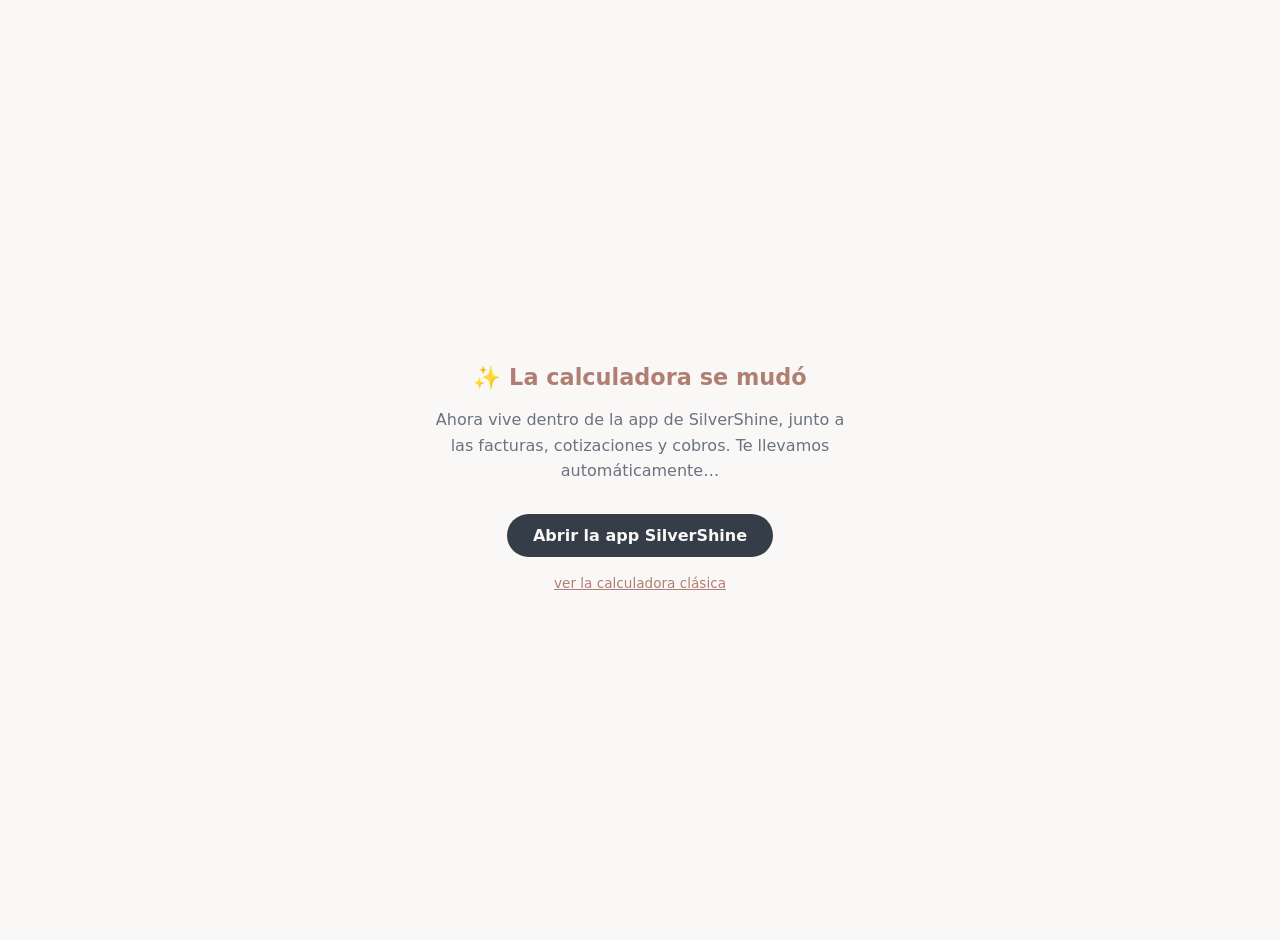
<file: index.html>
<!DOCTYPE html>
<html lang="es">
<head>
<meta charset="UTF-8">
<meta name="viewport" content="width=device-width, initial-scale=1.0">
<title>SilverShine — la calculadora ahora vive en el CRM</title>
<meta name="theme-color" content="#FAF8F6">
<link rel="manifest" href="manifest.json">
<style>
  body{
    font-family:"Segoe UI",system-ui,sans-serif;
    background:#FAF8F6;color:#343D48;
    display:flex;align-items:center;justify-content:center;
    min-height:100vh;margin:0;text-align:center;padding:20px;
  }
  .caja{max-width:420px}
  h1{color:#B07F74;font-size:1.4rem}
  p{color:#6B7280;line-height:1.6}
  a.boton{
    display:inline-block;margin-top:14px;padding:12px 26px;
    background:#343D48;color:#FAF8F6;text-decoration:none;
    border-radius:100px;font-weight:600;
  }
  a.clasica{display:block;margin-top:18px;font-size:.85rem;color:#B07F74}
</style>
</head>
<body>
<div class="caja">
  <h1>✨ La calculadora se mudó</h1>
  <p>Ahora vive dentro de la app de SilverShine, junto a las facturas, cotizaciones y cobros. Te llevamos automáticamente…</p>
  <a class="boton" href="CRM-SilverShine/">Abrir la app SilverShine</a>
  <a class="clasica" href="calculadora-clasica.html">ver la calculadora clásica</a>
</div>
<script>
  // Soltar el service worker viejo y redirigir
  if ('serviceWorker' in navigator) {
    navigator.serviceWorker.getRegistrations().then(rs => rs.forEach(r => r.unregister())).catch(() => {});
  }
  setTimeout(() => { location.href = 'CRM-SilverShine/'; }, 1800);
</script>
</body>
</html>
</file>
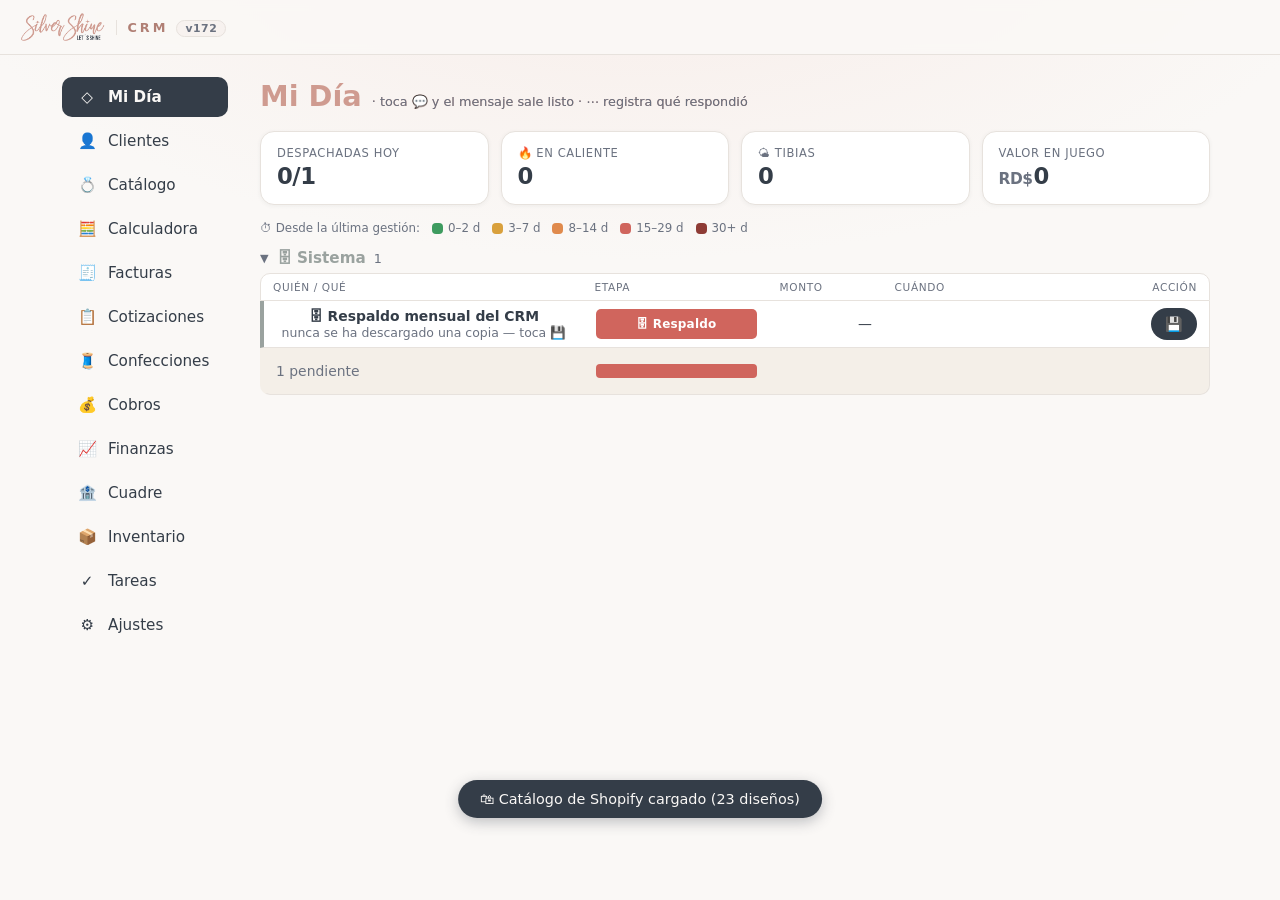
<file: CRM-SilverShine/index.html>
﻿<!DOCTYPE html>
<html lang="es">
<head>
<meta charset="UTF-8">
<meta name="viewport" content="width=device-width, initial-scale=1.0, viewport-fit=cover">
<title>CRM SilverShine</title>
<meta name="theme-color" content="#FAF8F6">
<meta name="apple-mobile-web-app-capable" content="yes">
<meta name="apple-mobile-web-app-title" content="CRM SilverShine">
<link rel="manifest" href="manifest.json">
<link rel="icon" type="image/png" href="icon-192.png">
<link rel="apple-touch-icon" href="icon-192.png">
<link rel="stylesheet" href="css/app.css?v=172">
</head>
<body>

<header class="topbar">
  <img src="logo.png" alt="SilverShine" class="topbar-logo">
  <span class="topbar-title">CRM</span>
</header>

<div class="layout">

  <nav class="sidenav" id="mainNav">
    <button class="nav-btn active" data-view="panel"><span class="nav-ico">◇</span><span>Mi Día</span></button>
    <button class="nav-btn" data-view="clientes"><span class="nav-ico">👤</span><span>Clientes</span></button>
    <button class="nav-btn" data-view="catalogo"><span class="nav-ico">💍</span><span>Catálogo</span></button>
    <button class="nav-btn" data-view="calculadora"><span class="nav-ico">🧮</span><span>Calculadora</span></button>
    <button class="nav-btn" data-view="facturas"><span class="nav-ico">🧾</span><span>Facturas</span></button>
    <button class="nav-btn" data-view="cotizaciones"><span class="nav-ico">📋</span><span>Cotizaciones</span></button>
    <button class="nav-btn" data-view="confecciones"><span class="nav-ico">🧵</span><span>Confecciones</span></button>
    <button class="nav-btn" data-view="cobros"><span class="nav-ico">💰</span><span>Cobros</span></button>
    <button class="nav-btn" data-view="finanzas"><span class="nav-ico">📈</span><span>Finanzas</span></button>
    <button class="nav-btn" data-view="cuadre"><span class="nav-ico">🏦</span><span>Cuadre</span></button>
    <button class="nav-btn" data-view="inventario"><span class="nav-ico">📦</span><span>Inventario</span></button>
    <button class="nav-btn" data-view="tareas"><span class="nav-ico">✓</span><span>Tareas</span></button>
    <button class="nav-btn" data-view="ajustes"><span class="nav-ico">⚙</span><span>Ajustes</span></button>
  </nav>

  <main class="content" id="content">

    <!-- ══════════ MI DÍA ══════════ -->
    <section class="view active" data-view="panel">
      <h1 class="view-title">Mi Día <span class="muted" style="font-size:.8rem;font-weight:400">· toca 💬 y el mensaje sale listo · ⋯ registra qué respondió</span></h1>
      <div class="stat-grid" id="diaStats"></div>
      <div id="leadsDia"></div>
      <div id="colaDia"></div>
    </section>

    <!-- ══════════ CLIENTES ══════════ -->
    <section class="view" data-view="clientes">
      <div class="view-head">
        <h1 class="view-title">Clientes</h1>
        <button class="btn-gold btn-sm" id="btnNuevoCliente">+ Nuevo cliente</button>
      </div>
      <div id="leadsClientes"></div>
      <input type="search" id="buscarCliente" name="f-cli" class="search" autocomplete="off" placeholder="Buscar por nombre o teléfono…">
      <div id="listaClientes" class="list"></div>
    </section>

    <!-- ══════════ CATÁLOGO ══════════ -->
    <section class="view" data-view="catalogo">
      <div class="view-head">
        <h1 class="view-title">Catálogo</h1>
        <button class="btn-gold btn-sm" id="btnNuevoProducto">+ Nuevo producto</button>
      </div>
      <div class="filter-row">
        <input type="search" id="buscarProducto" name="f-prod" class="search" autocomplete="off" placeholder="Buscar producto…">
        <select id="filtroCategoria"><option value="">Todas las categorías</option></select>
      </div>
      <div id="listaProductos" class="prod-grid"></div>
    </section>

    <!-- ══════════ CALCULADORA ══════════ -->
    <section class="view" data-view="calculadora">
      <h1 class="view-title">Calculadora de piezas</h1>

      <div class="card">
        <h2>🪙 Precios del metal</h2>
        <div class="row">
          <div><label>Oro (USD por onza troy)</label><input type="number" id="spot" step="0.01" min="0"></div>
          <div><label>Plata (USD por onza troy)</label><input type="number" id="spotPlata" step="0.01" min="0"></div>
          <div style="flex:0 0 auto;display:flex;align-items:flex-end">
            <button class="btn-gold btn-sm" id="btnFetch">Actualizar en línea</button>
          </div>
        </div>
        <div id="spotStatus" class="estado-linea info">Cargando precios…</div>
        <div class="kilates" id="kilates"></div>
        <div class="row" style="margin-top:16px"><div>
          <label>Ajuste al precio del metal (% merma / manufactura)</label>
          <input type="number" id="ajusteOro" step="0.5" value="0">
        </div></div>
        <div style="border-top:1px dashed var(--border);margin:16px 0 14px"></div>
        <h2>💱 Moneda y tasa de cambio</h2>
        <div class="row">
          <div><label>Moneda de la calculadora</label>
            <select id="monedaVista">
              <option value="PESOS">Pesos</option>
              <option value="USD">Dólares (USD)</option>
            </select></div>
          <div><label>Tipo de peso</label>
            <select id="moneda">
              <option value="DOP">Peso dominicano (DOP)</option>
              <option value="MXN">Peso mexicano (MXN)</option>
              <option value="COP">Peso colombiano (COP)</option>
              <option value="ARS">Peso argentino (ARS)</option>
              <option value="CLP">Peso chileno (CLP)</option>
              <option value="UYU">Peso uruguayo (UYU)</option>
              <option value="PEN">Sol peruano (PEN)</option>
            </select></div>
        </div>
        <div class="row">
          <div><label>Tasa (pesos por 1 USD)</label><input type="number" id="tasa" step="0.01" min="0"></div>
          <div style="flex:0 0 auto;display:flex;align-items:flex-end">
            <button class="btn-gold btn-sm" id="btnFetchTasa">Actualizar en línea</button>
          </div>
        </div>
        <div id="tasaStatus" class="estado-linea info">Cargando tasa…</div>
      </div>

      <div class="card">
        <h2>💍 Datos de la pieza</h2>
        <div class="row"><div>
          <label>Peso (gramos)</label>
          <input type="number" id="peso" step="0.01" min="0" placeholder="Ej: 5.2">
        </div></div>
        <div class="row">
          <div><label>Mano de obra (<span class="lblMon">DOP</span>)</label><input type="number" id="manoObra" step="1" value="0" min="0"></div>
          <div><label>Margen de ganancia (%)</label><input type="number" id="margen" step="1" value="0" min="0"></div>
          <div><label>Descuento (<span class="lblMon">DOP</span>)</label><input type="number" id="descuento" step="1" value="0" min="0"></div>
        </div>
        <p class="muted">El margen se aplica sobre el costo total (metal + piedras + mano de obra).</p>
      </div>

      <div class="card">
        <h2>💎 Precios estándar de piedras (por quilate)</h2>
        <table class="tabla-calc" id="tblPrecios">
          <thead><tr><th>Piedra</th><th style="width:180px">Precio/quilate (<span class="lblMon">DOP</span>)</th><th style="width:50px"></th></tr></thead>
          <tbody></tbody>
        </table>
        <div style="margin-top:12px;display:flex;gap:10px;flex-wrap:wrap">
          <button class="btn-ghost btn-sm" id="btnAddTipo">➕ Agregar otra piedra</button>
          <button class="btn-ghost btn-sm" id="btnResetPiedras">↩ Restaurar por defecto</button>
        </div>
      </div>

      <div class="card">
        <h2>✨ Piedras de esta pieza</h2>
        <table class="tabla-calc apilable" id="tblPiedras">
          <thead><tr><th>Tipo</th><th style="width:140px">Quilates (c/u)</th><th style="width:110px">Cantidad</th><th class="num">Subtotal</th><th style="width:50px"></th></tr></thead>
          <tbody></tbody>
        </table>
        <div style="margin-top:12px">
          <button class="btn-ghost btn-sm" id="btnAddPiedra">➕ Agregar piedra</button>
        </div>
      </div>

      <div class="card resultado-calc">
        <h2>🧾 Precio de la pieza</h2>
        <div class="lines">
          <div class="line"><span><span id="rMetalNombre">Oro</span> (<span id="rKt">14k</span> × <span id="rPeso">0</span> g × <span id="rGramo">0</span>/g)</span><span class="num" id="rOro">0.00</span></div>
          <div class="line"><span>Piedras</span><span class="num" id="rPiedras">0.00</span></div>
          <div class="line"><span>Mano de obra</span><span class="num" id="rMano">0.00</span></div>
          <div class="line"><span>Costo total</span><span class="num" id="rCosto">0.00</span></div>
          <div class="line"><span>Ganancia (<span id="rMargenPct">0</span>%)</span><span class="num" id="rGanancia">0.00</span></div>
          <div class="line" id="lineaDescuento" style="display:none"><span>Descuento</span><span class="num rojo" id="rDescuento">0.00</span></div>
        </div>
        <div class="total-calc"><span>PRECIO DE VENTA</span><span class="amount" id="rTotal">0.00</span></div>
        <div class="total-calc eq"><span>EQUIVALENTE (<span id="rEqLabel">USD</span>)</span><span class="amount" id="rTotalEq">0.00</span></div>
        <div class="ganancia-box"><span>💰 TU GANANCIA (<span id="gPct">0</span>%)</span><span class="g-amount" id="gGanancia">0.00</span></div>
        <div class="row" style="margin-top:16px">
          <button class="btn-gold btn-block" id="btnPasarFactura">🧾 Pasar a factura</button>
          <button class="btn-gold btn-block" id="btnPasarCot">📋 Pasar a cotización</button>
        </div>
      </div>

      <div class="card">
        <h2>🎯 Qué tan certera está</h2>
        <div id="calcPrecision"></div>
      </div>
    </section>

    <!-- ══════════ MÓDULOS FUTUROS ══════════ -->
    <section class="view" data-view="facturas">
      <div class="view-head">
        <h1 class="view-title">Facturas</h1>
        <button class="btn-gold btn-sm" id="btnNuevaFactura">+ Nueva factura</button>
      </div>
      <div class="stat-grid" id="factResumen"></div>
      <div class="filter-row">
        <input type="search" id="buscarFactura" name="f-fac" class="search" autocomplete="off" placeholder="Buscar por número o cliente…">
        <select id="filtroEstadoFact">
          <option value="">Todas</option>
          <option value="pendiente">Pendientes</option>
          <option value="pagada">Pagadas</option>
          <option value="anulada">Anuladas</option>
        </select>
      </div>
      <div id="listaFacturas" class="list"></div>
    </section>
    <section class="view" data-view="cotizaciones">
      <div class="view-head">
        <h1 class="view-title">Cotizaciones</h1>
        <button class="btn-gold btn-sm" id="btnNuevaCot">+ Nueva cotización</button>
      </div>
      <div class="stat-grid" id="cotResumen"></div>
      <div id="cotConversion"></div>
      <div class="filter-row">
        <input type="search" id="buscarCot" name="f-cot" class="search" autocomplete="off" placeholder="Buscar por número o cliente…">
        <select id="filtroEstadoCot">
          <option value="">Activas</option>
          <option value="enviada">Enviadas</option>
          <option value="aceptada">Aceptadas</option>
          <option value="rechazada">Rechazadas</option>
          <option value="vencida">Vencidas</option>
        </select>
      </div>
      <div id="listaCotizaciones" class="list"></div>
    </section>

    <!-- ══════════ CONFECCIONES — 🔨 TALLER RD (Rubén) ══════════ -->
    <section class="view" data-view="confecciones">
      <div class="view-head">
        <h1 class="view-title">Confecciones</h1>
        <a class="btn-ghost btn-sm" href="../taller/" target="_blank" rel="noopener" style="text-decoration:none;display:inline-block">🇨🇳 Tonglin ↗</a>
        <button class="btn-gold btn-sm" id="btnTallerRDNueva">＋ Nueva orden a Rubén</button>
      </div>
      <div id="tallerRDvista"><div class="empty"><span>🔨</span>Cargando el taller…</div></div>
    </section>

    <section class="view" data-view="cobros">
      <h1 class="view-title">Cobros</h1>
      <div class="chips" id="cobrosTabs"></div>
      <div class="stat-grid" id="cobrosResumen"></div>
      <h3 class="sub-h" style="margin-top:4px" id="cobrosAgingTitulo">Antigüedad de la deuda</h3>
      <div class="stat-grid" id="cobrosAging"></div>
      <div id="listaCobros" class="list"></div>
    </section>

    <!-- ══════════ FINANZAS ══════════ -->
    <section class="view" data-view="finanzas">
      <h1 class="view-title">Finanzas</h1>
      <div id="finSemana"></div>
      <div class="filter-row">
        <select id="finPeriodo">
          <option value="mes">Este mes</option>
          <option value="mesPasado">Mes pasado</option>
          <option value="trimestre">Este trimestre</option>
          <option value="semestre">Este semestre</option>
          <option value="ano">Este año</option>
          <option value="anoPasado">Año pasado</option>
          <option value="todo">Todo el histórico</option>
          <option value="custom">Rango personalizado…</option>
        </select>
        <button class="btn-ghost btn-sm" id="btnEstimarCostos" title="Pone costo estimado a las facturas de plata (RD$15,000 o menos) que no tengan costo">🪄 Estimar costos de plata</button>
        <button class="btn-ghost btn-sm" id="btnCuadreQB" title="Compara las facturas de este dispositivo contra el export de QuickBooks (corte 27 jul 2026) y muestra qué falta, qué está anulada y qué es nuevo">🔍 Cuadre QuickBooks</button>
      </div>
      <div class="row" id="finCustom" hidden>
        <div><label>Desde</label><input type="date" id="finDesde"></div>
        <div><label>Hasta</label><input type="date" id="finHasta"></div>
      </div>
      <div class="stat-grid" id="finStats"></div>
      <p class="muted" id="finNota" style="margin-bottom:14px"></p>
      <div class="card" id="finMeter" hidden></div>
      <div class="fin-charts" id="finCharts"></div>
      <div class="card">
        <h2>Facturas del período</h2>
        <div id="finLista" class="list"></div>
      </div>
      <div class="card" id="finReportes">
        <h2>📤 Reportes para el contador <span class="muted" style="text-transform:none;letter-spacing:0;font-size:.8rem">· del período elegido arriba</span></h2>
        <div class="row" style="align-items:center;margin-bottom:8px">
          <span style="flex:1">🧾 Ventas (facturas con NCF e ITBIS)</span>
          <button class="btn-ghost btn-sm" data-rep="ventas-imp">🖨 Imprimir</button>
          <button class="btn-ghost btn-sm" data-rep="ventas-pdf">📄 PDF</button>
          <button class="btn-ghost btn-sm" data-rep="ventas-csv">📥 Excel</button>
        </div>
        <div class="row" style="align-items:center;margin-bottom:8px">
          <span style="flex:1">💵 Cobros (pagos recibidos)</span>
          <button class="btn-ghost btn-sm" data-rep="cobros-imp">🖨 Imprimir</button>
          <button class="btn-ghost btn-sm" data-rep="cobros-pdf">📄 PDF</button>
          <button class="btn-ghost btn-sm" data-rep="cobros-csv">📥 Excel</button>
        </div>
        <div class="row" style="align-items:center">
          <span style="flex:1">💸 Gastos (con ganancia bruta y neta)</span>
          <button class="btn-ghost btn-sm" data-rep="gastos-imp">🖨 Imprimir</button>
          <button class="btn-ghost btn-sm" data-rep="gastos-pdf">📄 PDF</button>
          <button class="btn-ghost btn-sm" data-rep="gastos-csv">📥 Excel</button>
        </div>
      </div>
    </section>

    <!-- ══════════ CUADRE (caja y bancos) ══════════ -->
    <section class="view" data-view="cuadre">
      <h1 class="view-title">Cuadre de caja y bancos</h1>
      <div class="stat-grid" id="cuadreStats"></div>
      <div id="cuadreGrupos"></div>
      <div class="card">
        <h2>Últimos movimientos</h2>
        <div id="cuadreMovs"></div>
      </div>
      <div id="cuadreReportes"></div>
    </section>

    <!-- ══════════ INVENTARIO ══════════ -->
    <section class="view" data-view="inventario">
      <div class="view-head">
        <h1 class="view-title">Inventario</h1>
        <button class="btn-gold btn-sm" id="btnNuevoInv">➕ Nueva ficha</button>
      </div>
      <div class="chips" id="invTabs" style="margin-bottom:10px"></div>
      <div class="stat-grid" id="invResumen"></div>
      <input type="search" id="buscarInv" name="f-inv" class="search" autocomplete="off" placeholder="🔍 Buscar por pieza o código…">
      <div class="chips" id="invMetales" style="margin:8px 0 6px"></div>
      <div class="chips" id="invTallas" style="margin:0 0 12px"></div>
      <div id="invCont" class="list"></div>
    </section>

    <section class="view" data-view="tareas">
      <div class="view-head">
        <h1 class="view-title">Tareas</h1>
        <div style="display:flex;gap:8px">
          <button class="btn-ghost btn-sm" id="btnTareaVoz">🎤 Dictar</button>
          <button class="btn-gold btn-sm" id="btnNuevaTarea">+ Nueva tarea</button>
        </div>
      </div>
      <div id="listaTareas" class="list"></div>
    </section>

    <!-- ══════════ AJUSTES ══════════ -->
    <section class="view" data-view="ajustes">
      <h1 class="view-title">Ajustes</h1>
      <div class="card">
        <h2>🤖 Inteligencia artificial</h2>
        <p class="muted" style="margin-bottom:12px">Habilita <b>📸 Foto a gasto</b> en el Cuadre: le tiras foto a una factura y la IA la convierte en gasto.
          Crea una clave en <b>console.anthropic.com</b> (API keys) y pégala aquí — se guarda <b>solo en este dispositivo</b>, nunca en la nube. Cada foto cuesta centavos.</p>
        <div class="row" style="align-items:flex-end">
          <div><label>Clave de la API de Anthropic</label><input type="password" id="iaKey" placeholder="sk-ant-…" autocomplete="off"></div>
          <div style="flex:0 0 auto"><button type="button" class="btn-gold btn-sm" id="btnIaKey">Guardar</button></div>
        </div>
        <p class="muted" id="iaKeyEstado" style="margin-top:6px"></p>
      </div>
      <div class="card">
        <h2>🏢 Empresa y factura</h2>
        <form id="formEmpresa">
          <div class="row">
            <div><label>Nombre comercial</label><input name="nombre"></div>
            <div><label>Razón social (va en la factura)</label><input name="razon"></div>
          </div>
          <div class="row">
            <div><label>RNC</label><input name="rnc"></div>
            <div><label>Quien saluda en los mensajes</label><input name="vendedor" placeholder="Ej: José"></div>
          </div>
          <div class="row"><div>
            <label>🎁 Incentivo del 3er toque de seguimiento (opcional — se ofrece si el cliente aparta antes del vencimiento)</label>
            <input name="incentivo" placeholder="Ej: 5% de descuento · el grabado gratis · envío incluido">
          </div></div>
          <div class="row"><div>
            <label>Dirección</label><input name="direccion" placeholder="Calle, sector, ciudad">
          </div></div>
          <div class="row">
            <div><label>Teléfono</label><input name="telefono"></div>
            <div><label>Correo</label><input name="correo"></div>
          </div>
          <div class="row"><div>
            <label>Página web</label><input name="web">
          </div></div>
          <div class="row"><div>
            <label>Garantía y política de cambios (se imprime en la factura)</label>
            <textarea name="garantia" style="min-height:120px"></textarea>
          </div></div>
          <div class="row"><div>
            <label>Pie de página de la factura</label>
            <input name="pie">
          </div></div>
          <div class="row"><div>
            <label>Cuentas bancarias (NO se imprimen — van en los mensajes de WhatsApp y correo)</label>
            <textarea name="cuentas" style="min-height:150px"></textarea>
          </div></div>
          <button type="submit" class="btn-gold">💾 Guardar</button>
        </form>
      </div>
      <div class="card">
        <h2>☁️ Nube (Supabase)</h2>
        <div id="nubeEstado" class="muted" style="margin-bottom:12px"></div>
        <form id="formNube" autocomplete="off">
          <div class="row">
            <div><label>URL del proyecto</label><input name="url" placeholder="https://xxxx.supabase.co"></div>
            <div><label>Clave anon / public</label><input name="anonKey" placeholder="eyJhbGciOi…"></div>
          </div>
          <div class="row">
            <div><label>Correo</label><input name="email" type="email" autocomplete="off"></div>
            <div><label>Clave de usuario</label><input name="password" type="password" autocomplete="new-password"></div>
          </div>
          <div class="row">
            <button type="submit" class="btn-gold">🔗 Conectar</button>
            <button type="button" class="btn-danger" id="btnDesconectar" hidden>Desconectar</button>
          </div>
        </form>
        <div id="zonaReparar" hidden style="margin-top:12px;border-top:1px dashed var(--border);padding-top:12px">
          <button type="button" class="btn-gold" id="btnDescargarNube">⬇ Descargar todo de la nube</button>
          <p class="muted" style="margin:8px 0 14px">Trae a este dispositivo todo lo que hay en la nube (reemplaza lo local).</p>
          <button type="button" class="btn-gold" id="btnEnlaceMovil">📲 Enlace para conectar el celular</button>
          <p class="muted" style="margin:8px 0 14px">Genera un enlace con la conexión ya puesta: ábrelo en el celular, escribe tu clave y listo.</p>
          <button type="button" class="btn-ghost" id="btnRepararNube">🛠 Reparar nube (subir los datos de ESTE dispositivo)</button>
          <p class="muted" style="margin-top:8px">Borra todo lo que hay en la nube y sube lo que ves en esta app. Úsalo cuando la nube tenga datos incorrectos.</p>
        </div>
        <p class="muted" style="margin-top:10px">Guía completa en <b>SETUP-SUPABASE.md</b> (en la carpeta de la app).</p>
      </div>
      <div id="usuariosCRM"></div>
      <div id="auditoriaCRM"></div>
      <div class="card">
        <h2>📣 Meta · anuncios de WhatsApp</h2>
        <p class="muted" style="margin-bottom:12px">Los leads que capta el agente de WhatsApp llegan a la nube y se muestran en Mi Día y Clientes. Al <b>calificar</b> un lead se reporta a Meta como <b>Lead</b>; al <b>pagarse</b> una factura nacida de un lead se reporta como <b>Purchase</b> con su monto — así los anuncios optimizan por compradores, no por curiosos. Todo corre en Supabase, sin depender de que la app esté abierta; <b>ningún token de Meta vive en este dispositivo</b>.</p>
        <div id="metaEstado" class="muted" style="margin-bottom:12px"></div>
        <div class="row">
          <button type="button" class="btn-gold btn-sm" id="btnMetaPing">🔌 Probar conexión con Meta</button>
          <button type="button" class="btn-ghost btn-sm" id="btnMetaEventos">📜 Últimos eventos enviados</button>
        </div>
        <div id="metaEventos" style="margin-top:12px"></div>
        <p class="muted" style="margin-top:10px">Guía de instalación en <b>SETUP-META-CAPI.md</b> (carpeta de la app).</p>
      </div>
      <div class="card">
        <h2>Datos</h2>
        <p class="muted" style="margin-bottom:12px">Por ahora los datos se guardan en este dispositivo. En la fase de nube se sincronizarán entre PC y celular.</p>
        <div class="row">
          <button class="btn-gold" id="btnExportar">⬇ Exportar respaldo</button>
          <button class="btn-ghost" id="btnImportar">⬆ Importar respaldo</button>
          <button class="btn-ghost" id="btnDupNums">🔢 Números duplicados</button>
          <input type="file" id="fileImportar" accept=".json" hidden>
        </div>
      </div>
      <div class="card">
        <h2>🛍 Catálogo de Shopify</h2>
        <p class="muted" style="margin-bottom:12px">Recarga el catálogo con los productos y precios publicados en silvershine.com.do (agrupados por diseño, con sus opciones). Reemplaza el catálogo actual.</p>
        <button class="btn-gold" id="btnCargarCatalogo">🔄 Recargar catálogo</button>
      </div>
      <div class="card">
        <h2>QuickBooks</h2>
        <p class="muted" style="margin-bottom:12px">Carga el histórico exportado de QuickBooks: clientes, facturas, pagos y cotizaciones. Reemplaza los datos actuales de este dispositivo.</p>
        <button class="btn-gold" id="btnCargarQB">📥 Cargar datos de QuickBooks</button>
      </div>
      <div class="card">
        <h2>Acerca de</h2>
        <p class="muted">CRM SilverShine · Fase 1<br>silvershine.com.do</p>
      </div>
    </section>

  </main>
</div>

<!-- Modal genérico -->
<div class="modal-bg" id="modalBg" hidden>
  <div class="modal" id="modal" role="dialog" aria-modal="true">
    <div class="modal-head">
      <h2 id="modalTitle"></h2>
      <button class="btn-x" id="modalClose">✕</button>
    </div>
    <div class="modal-body" id="modalBody"></div>
  </div>
</div>

<div id="toast" class="toast" hidden></div>

<!-- Área de impresión de facturas -->
<div id="printArea"></div>

<script src="js/jspdf.min.js"></script>
<script src="js/pdf.js?v=172"></script>
<script src="js/reportes.js?v=172"></script>
<script src="js/db.js?v=172"></script>
<script src="js/sync.js?v=172"></script>
<script src="js/ui.js?v=172"></script>
<script src="js/clientes.js?v=172"></script>
<script src="js/catalogo.js?v=172"></script>
<script src="js/calculadora.js?v=172"></script>
<script src="js/facturas.js?v=172"></script>
<script src="js/cotizaciones.js?v=172"></script>
<script src="js/confecciones.js?v=172"></script>
<script src="js/taller-rd.js?v=172"></script>
<script src="js/usuarios.js?v=172"></script>
<script src="js/cobros.js?v=172"></script>
<script src="js/finanzas.js?v=172"></script>
<script src="js/caja.js?v=172"></script>
<script src="js/inventario.js?v=172"></script>
<script src="js/tareas.js?v=172"></script>
<script src="js/leads.js?v=172"></script>
<script src="js/app.js?v=172"></script>
</body>
</html>
</file>
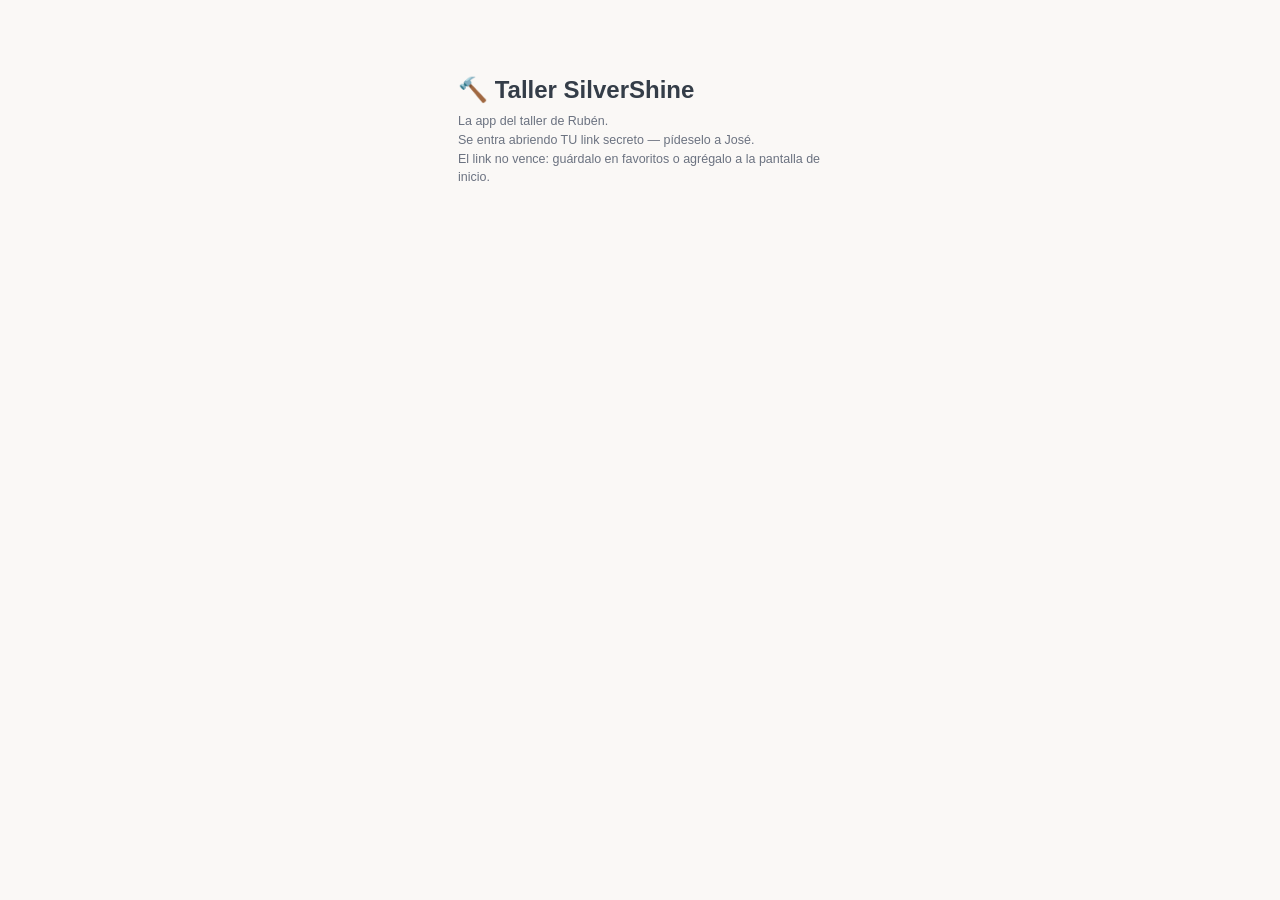
<file: taller-rd/index.html>
<!DOCTYPE html>
<html lang="es">
<head>
  <meta charset="UTF-8">
  <meta name="viewport" content="width=device-width, initial-scale=1, viewport-fit=cover">
  <meta name="theme-color" content="#2456A6">
  <title>Taller SilverShine</title>
  <link rel="manifest" href="manifest.json">
  <link rel="icon" href="../CRM-SilverShine/icon-192.png">
  <link rel="apple-touch-icon" href="../CRM-SilverShine/icon-192.png">
  <link rel="stylesheet" href="../taller/css/taller.css?v=15">
</head>
<body class="rol-rd">
  <div id="app">
    <div class="vacio" style="padding-top:30vh"><span>🔨</span>…</div>
  </div>
  <script src="../taller/js/i18n.js?v=63"></script>
  <script src="../taller/js/nube.js?v=63"></script>
  <script src="../taller/js/app.js?v=63"></script>
</body>
</html>
</file>
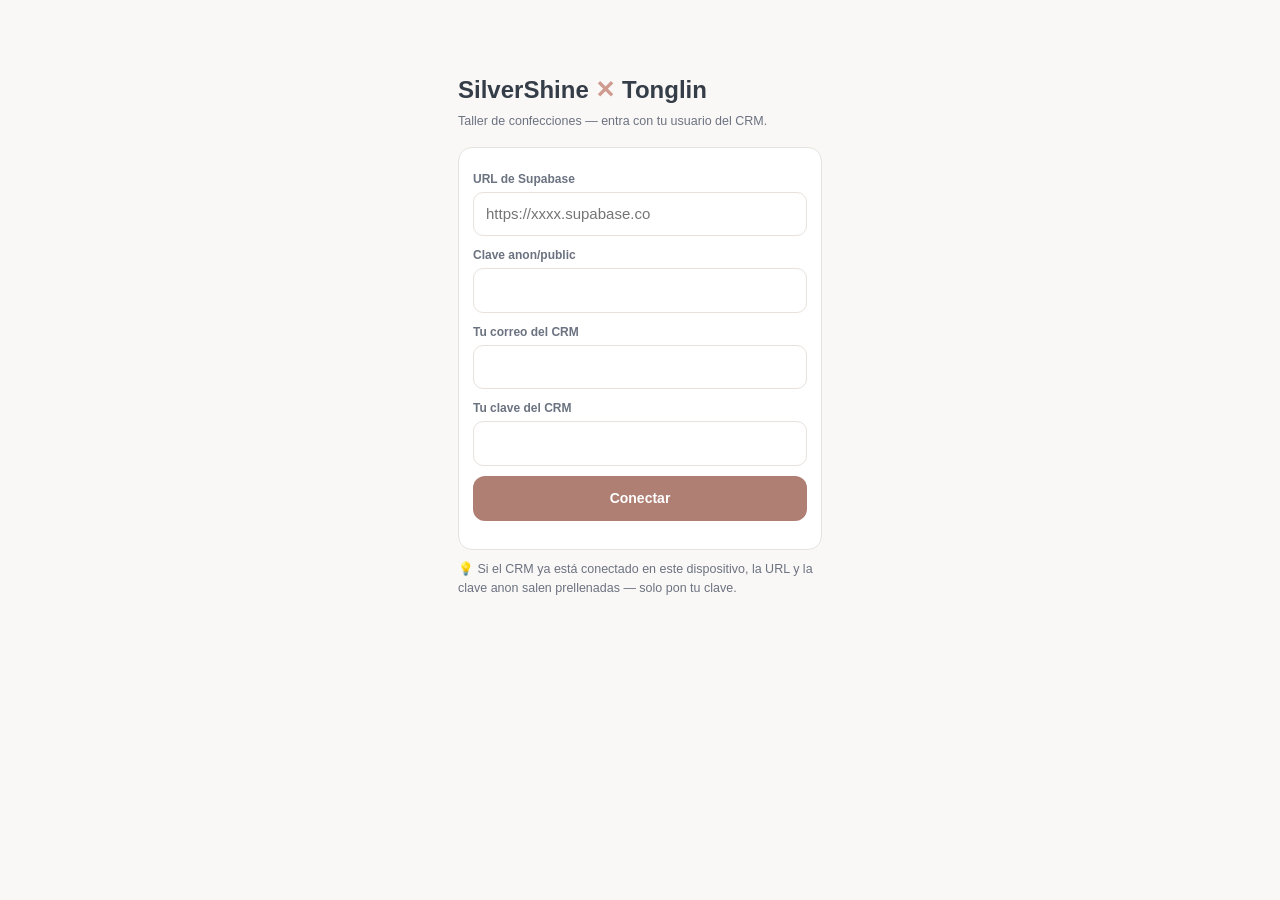
<file: taller/index.html>
<!DOCTYPE html>
<html lang="es">
<head>
  <meta charset="UTF-8">
  <meta name="viewport" content="width=device-width, initial-scale=1, viewport-fit=cover">
  <meta name="theme-color" content="#B07F74">
  <title>Taller — SilverShine ✕ Tonglin</title>
  <link rel="manifest" href="manifest.json">
  <link rel="icon" href="../CRM-SilverShine/icon-192.png">
  <link rel="apple-touch-icon" href="../CRM-SilverShine/icon-192.png">
  <link rel="stylesheet" href="css/taller.css?v=15">
</head>
<body>
  <div id="app">
    <div class="vacio" style="padding-top:30vh"><span>🧵</span>…</div>
  </div>
  <script src="js/i18n.js?v=63"></script>
  <script src="js/nube.js?v=63"></script>
  <script src="js/app.js?v=63"></script>
</body>
</html>
</file>
<file: CRM-SilverShine/css/app.css>
:root{
  /* Paleta SilverShine (silvershine.com.do) — misma de la calculadora */
  --bg:#FAF8F6;          /* ss-canvas */
  --panel:#FFFFFF;       /* ss-white */
  --panel2:#F7F2EF;
  --border:#E7E2DD;      /* ss-line */
  --gold:#CF9B90;        /* ss-rose (acento) */
  --gold-bright:#B07F74; /* ss-rose-700 */
  --rose-soft:#F7ECE8;   /* ss-rose-100 */
  --slate:#343D48;       /* ss-slate */
  --text:#343D48;
  --muted:#6B7280;       /* ss-text-2 */
  --green:#2e7d32;
  --red:#bb171b;
  --radius:14px;
  --nav-h:62px;
}
*{box-sizing:border-box;margin:0;padding:0}
html{-webkit-text-size-adjust:100%}
body{
  font-family:"Segoe UI",system-ui,sans-serif;
  background:radial-gradient(1200px 600px at 50% -100px,var(--rose-soft) 0%,var(--bg) 60%);
  color:var(--text);
  min-height:100vh;
}

/* ── Barra superior ── */
.topbar{
  display:flex;align-items:center;gap:10px;
  padding:10px 18px;
  background:rgba(250,248,246,.92);backdrop-filter:blur(6px);
  border-bottom:1px solid var(--border);
  position:sticky;top:0;z-index:40;
}
.topbar-logo{height:34px;width:auto}
.topbar-title{
  font-weight:600;letter-spacing:3px;font-size:.8rem;
  color:var(--gold-bright);text-transform:uppercase;
  border-left:1px solid var(--border);padding-left:10px;
}
.topbar-ver{
  margin-left:8px;font-size:.68rem;letter-spacing:.5px;
  color:var(--muted);text-transform:lowercase;font-weight:600;
  background:var(--panel2);border:1px solid var(--border);
  border-radius:100px;padding:1px 8px;vertical-align:middle;
}

/* ── Layout ── */
.layout{display:flex;max-width:1180px;margin:0 auto;min-height:calc(100vh - 55px)}
.sidenav{
  width:190px;flex:0 0 auto;
  padding:22px 12px;
  display:flex;flex-direction:column;gap:4px;
}
.nav-btn{
  display:flex;align-items:center;gap:10px;
  font:inherit;font-size:.95rem;color:var(--text);
  background:transparent;border:none;border-radius:10px;
  padding:11px 14px;cursor:pointer;text-align:left;
  transition:background .15s;
}
.nav-btn:hover{background:var(--rose-soft)}
.nav-btn.active{background:var(--slate);color:#FAF8F6;font-weight:600}
.nav-ico{width:22px;text-align:center;flex:0 0 auto}
.content{flex:1;min-width:0;padding:24px 20px 90px}

/* ── Vistas ── */
.view{display:none}
.view.active{display:block;animation:fade .18s ease}
@keyframes fade{from{opacity:0;transform:translateY(4px)}to{opacity:1;transform:none}}
.view-title{
  font-size:clamp(1.35rem,3vw,1.8rem);margin-bottom:18px;
  background:linear-gradient(120deg,var(--gold) 20%,var(--gold-bright) 60%);
  -webkit-background-clip:text;background-clip:text;color:transparent;
}
/* En el móvil los botones bajan a su propia línea en vez de partirse
   en varias líneas y estripar el título (Confecciones tiene 3) */
.view-head{display:flex;align-items:center;justify-content:space-between;gap:8px 12px;margin-bottom:18px;flex-wrap:wrap}
.view-head .view-title{margin-bottom:0;flex:1 1 auto}
.view-head .btn-sm{white-space:nowrap}

/* ── Tarjetas ── */
.card{
  background:var(--panel);
  border:1px solid var(--border);
  border-radius:var(--radius);
  padding:20px;
  box-shadow:0 1px 4px rgba(52,61,72,.06);
  margin-bottom:16px;
}
.card h2{
  font-size:1rem;color:var(--gold-bright);
  margin-bottom:10px;
  text-transform:uppercase;letter-spacing:1px;font-weight:600;
}
.card.pronto{text-align:center;padding:44px 20px}
.card.pronto span{font-size:2.2rem;display:block;margin-bottom:10px}
.muted{color:var(--muted);font-size:.92rem;line-height:1.5}

/* ── Panel: estadísticas ──
   La etiqueta va arriba y el número abajo; el número NUNCA se parte:
   statTile() le pone n-md / n-sm según el largo para que quepa entero. */
.stat-grid{display:grid;grid-template-columns:repeat(auto-fit,minmax(160px,1fr));gap:12px;margin-bottom:16px}
.stat{
  background:var(--panel);border:1px solid var(--border);border-radius:var(--radius);
  padding:14px 16px;box-shadow:0 1px 4px rgba(52,61,72,.06);
  display:flex;flex-direction:column-reverse;justify-content:flex-end;gap:3px;
}
.stat .n{
  font-size:1.42rem;font-weight:700;color:var(--slate);
  white-space:nowrap;line-height:1.2;letter-spacing:-.02em;
}
.stat .n.n-md{font-size:1.2rem}
.stat .n.n-sm{font-size:1.02rem}
.stat .n .cur{font-size:.68em;font-weight:600;color:var(--muted);margin-right:1px}
.stat .n.verde{color:var(--green)}
.stat .n.rojo{color:var(--red)}
.stat .l{font-size:.72rem;color:var(--muted);text-transform:uppercase;letter-spacing:.6px}
.stat-hero{grid-column:span 2;border-color:var(--gold);background:linear-gradient(160deg,#FFFFFF,var(--rose-soft))}
.stat-hero .n{font-size:1.8rem}
.stat-hero .n.n-md{font-size:1.55rem}
.stat-hero .n.n-sm{font-size:1.3rem}

/* ── Formularios ── */
label{display:block;font-size:.85rem;color:var(--muted);margin-bottom:5px}
input,select,textarea,button{
  font:inherit;color:var(--text);
  background:var(--panel2);
  border:1px solid var(--border);
  border-radius:9px;padding:10px 12px;width:100%;
}
textarea{resize:vertical;min-height:70px}
input:focus,select:focus,textarea:focus{outline:none;border-color:var(--gold)}
input[type=number]{appearance:textfield}
.row{display:flex;gap:12px;margin-bottom:12px}
.row[hidden]{display:none}
.row>div{flex:1}
.search{margin-bottom:14px;background:var(--panel)}
.filter-row{display:flex;gap:10px;margin-bottom:14px}
.filter-row .search{margin-bottom:0;flex:1}
.filter-row select{width:auto;background:var(--panel)}

button{cursor:pointer;transition:filter .15s;width:auto}
button:hover{filter:brightness(1.12)}
.btn-gold{
  background:var(--slate);
  color:#FAF8F6;font-weight:600;border:none;border-radius:100px;
  padding:10px 20px;
}
.btn-ghost{background:transparent;border:1px dashed var(--gold);color:var(--gold-bright);border-radius:100px;padding:10px 20px}
.btn-sm{padding:8px 14px;font-size:.88rem}
.btn-x{width:auto;padding:6px 11px;background:transparent;border:none;color:var(--muted);font-size:1.1rem}
.btn-danger{background:transparent;border:1px solid var(--red);color:var(--red);border-radius:100px;padding:9px 18px}
.btn-block{width:100%}

/* ── Lista de clientes ── */
.list{display:flex;flex-direction:column;gap:10px}
.item{
  background:var(--panel);border:1px solid var(--border);border-radius:12px;
  padding:14px 16px;cursor:pointer;transition:border-color .15s, box-shadow .15s;
  display:flex;align-items:center;gap:14px;
}
.item:hover{border-color:var(--gold);box-shadow:0 2px 8px rgba(207,155,144,.15)}
.avatar{
  flex:0 0 auto;width:42px;height:42px;border-radius:50%;
  background:var(--rose-soft);color:var(--gold-bright);
  display:flex;align-items:center;justify-content:center;
  font-weight:700;font-size:1.05rem;
}
.item-info{flex:1;min-width:0}
.item-name{font-weight:600}
.item-sub{font-size:.85rem;color:var(--muted);white-space:nowrap;overflow:hidden;text-overflow:ellipsis}
.item-arrow{color:var(--border);font-size:1.2rem}

/* ── Catálogo ── */
.prod-grid{display:grid;grid-template-columns:repeat(auto-fill,minmax(160px,1fr));gap:14px}
.prod{
  background:var(--panel);border:1px solid var(--border);border-radius:12px;
  overflow:hidden;cursor:pointer;transition:border-color .15s, box-shadow .15s;
}
.prod:hover{border-color:var(--gold);box-shadow:0 2px 8px rgba(207,155,144,.15)}
.prod-foto{
  width:100%;aspect-ratio:1;object-fit:cover;display:block;
  background:var(--rose-soft);
}
.prod-foto.placeholder{
  display:flex;align-items:center;justify-content:center;
  font-size:2rem;color:var(--gold);
}
.prod-body{padding:10px 12px}
.prod-name{font-weight:600;font-size:.92rem;line-height:1.3}
.prod-cat{font-size:.75rem;color:var(--muted);text-transform:uppercase;letter-spacing:.5px;margin-top:2px}
.prod-precio{color:var(--gold-bright);font-weight:700;margin-top:6px}

/* ── Estado vacío ── */
.empty{
  text-align:center;padding:44px 16px;color:var(--muted);
  border:1px dashed var(--border);border-radius:var(--radius);
}
.empty span{font-size:2rem;display:block;margin-bottom:8px}

/* ── Modal ── */
.modal-bg{
  position:fixed;inset:0;background:rgba(52,61,72,.45);
  display:flex;align-items:center;justify-content:center;
  z-index:100;padding:16px;
}
/* Crítico: cuando está oculto, que NO tape la pantalla */
.modal-bg[hidden]{display:none}
.toast[hidden]{display:none}
.modal{
  background:var(--panel);border-radius:var(--radius);
  width:100%;max-width:480px;max-height:90vh;
  display:flex;flex-direction:column;
  animation:pop .18s ease;
}
@keyframes pop{from{opacity:0;transform:scale(.97)}to{opacity:1;transform:none}}
.modal-head{
  display:flex;align-items:center;justify-content:space-between;
  padding:16px 20px;border-bottom:1px solid var(--border);
}
.modal-head h2{font-size:1.05rem;color:var(--gold-bright)}
.modal-body{padding:20px;overflow-y:auto}

/* ── Foto en formulario ── */
.foto-drop{
  border:1px dashed var(--gold);border-radius:12px;
  padding:10px;text-align:center;cursor:pointer;
  color:var(--gold-bright);font-size:.88rem;
  margin-bottom:12px;background:var(--rose-soft);
}
.foto-drop img{max-width:100%;max-height:160px;border-radius:8px;display:block;margin:0 auto 6px}

/* ── Facturas ── */
.badge{
  display:inline-block;font-size:.68rem;font-weight:600;
  padding:2px 9px;border-radius:100px;text-transform:uppercase;letter-spacing:.5px;
  vertical-align:middle;margin-left:6px;
}
.b-pend{background:#FDF3E3;color:#9a6a00;border:1px solid #eBd5a8}
.b-pag{background:#E8F3E9;color:var(--green);border:1px solid #bfdec2}
.b-anu{background:#F3F3F3;color:var(--muted);border:1px solid var(--border)}
.b-roja{background:#FBEAEA;color:var(--red);border:1px solid #eec5c5}

/* ── Finanzas: medidor cobrado vs pendiente ── */
.fin-meter-cab{display:flex;justify-content:space-between;align-items:baseline;gap:10px;flex-wrap:wrap;font-size:.9rem;margin-bottom:8px}
.fin-meter-track{height:12px;border-radius:6px;background:#E8F3E9;overflow:hidden}
.fin-meter-track>div{height:100%;background:var(--green);border-radius:6px;min-width:2px;transition:width .3s ease}

/* ── Finanzas: gráficos ── */
.fin-charts{display:grid;grid-template-columns:3fr 2fr;gap:16px;margin-bottom:16px}
.fin-charts .card{margin-bottom:0;min-width:0;overflow:hidden}
.fin-charts .empty{border:none;padding:30px 10px}
/* Gráfico de columnas (HTML puro, sin librerías).
   En pantallas angostas el gráfico se desplaza DENTRO de su tarjeta
   (nunca desborda el marco): min-width por barra + scroll horizontal. */
.ch-scroll{overflow-x:auto;-webkit-overflow-scrolling:touch;margin-top:10px;padding-top:4px}
.ch-plot{position:relative;height:216px}
.ch-grid{position:absolute;inset:0 0 22px 0}
.ch-gridline{position:absolute;left:0;right:0;border-top:1px solid #EFEAE5}
.ch-gridline span{position:absolute;left:0;top:2px;font-size:.66rem;color:var(--muted)}
.ch-cols{position:absolute;inset:0;display:flex;align-items:stretch;gap:2px}
.ch-col{flex:1;min-width:0;display:flex;flex-direction:column;cursor:default;outline:none;border-radius:6px}
.ch-col:focus-visible{box-shadow:0 0 0 2px var(--gold)}
.ch-stack{flex:1;position:relative}
.ch-bar{
  position:absolute;bottom:0;left:50%;transform:translateX(-50%);
  width:100%;max-width:24px;min-height:2px;
  background:var(--gold-bright);border-radius:4px 4px 0 0;
  transition:filter .15s;
}
.ch-col:hover .ch-bar,.ch-col:focus-visible .ch-bar{filter:brightness(1.15)}
.ch-val{
  position:absolute;left:50%;transform:translateX(-50%);
  font-size:.68rem;color:var(--muted);white-space:nowrap;
}
.ch-x{height:22px;display:flex;align-items:flex-end;justify-content:center;font-size:.68rem;color:var(--muted);white-space:nowrap;overflow:visible}
/* Tooltip del gráfico */
.ch-tip{
  position:absolute;z-index:5;pointer-events:none;
  background:var(--slate);color:#FAF8F6;border-radius:9px;
  padding:8px 12px;font-size:.8rem;line-height:1.5;white-space:nowrap;
  box-shadow:0 4px 14px rgba(52,61,72,.3);
}
.ch-tip[hidden]{display:none}
.ch-tip-t{font-weight:700;margin-bottom:2px}
.ch-tip-fila{display:flex;justify-content:space-between;gap:14px}
.ch-tip-fila span:first-child{opacity:.75}
.ch-tip-fila b{font-weight:600}
.ch-tip .verde{color:#A8DCB0}
.ch-tip .rojo{color:#F2A9A9}
/* Top clientes */
.top-cli{display:flex;flex-direction:column;gap:11px;margin-top:10px}
.top-cli-cab{display:flex;justify-content:space-between;gap:10px;font-size:.86rem;margin-bottom:3px}
.top-cli-cab .nom{overflow:hidden;text-overflow:ellipsis;white-space:nowrap;min-width:0}
.top-cli-cab b{white-space:nowrap}
.top-cli-track{height:10px;background:var(--panel2);border-radius:5px;overflow:hidden}
.top-cli-track>div{height:100%;background:var(--gold-bright);border-radius:5px;min-width:2px}
@media(max-width:900px){.fin-charts{grid-template-columns:1fr}}
.fin-costo{width:110px;padding:4px 8px;font-size:.85rem;display:inline-block;vertical-align:middle;
  border:1px solid var(--border);border-radius:8px;background:var(--panel)}

/* ── Ficha 360 del cliente: pestañas ── */
.chips{display:flex;gap:8px;flex-wrap:wrap;margin:12px 0}
.chip-tab{border:1px solid var(--border);background:var(--panel);border-radius:999px;
  padding:6px 13px;font-size:.83rem;cursor:pointer;color:var(--muted)}
.chip-tab.on{background:var(--rose-soft);border-color:var(--gold);color:var(--gold-bright);font-weight:600}
.chip-tab.mini{padding:3px 10px;font-size:.75rem}

/* ── Mi Día: cola de acciones ── */
.dia-item{cursor:pointer}
.dia-hecho{opacity:.55}
.dia-hecho .item-name{text-decoration:line-through}
.dia-btn{flex:0 0 auto;min-width:44px}
.fin-costo-est{border-style:dashed;border-color:var(--gold);color:var(--gold-bright)}

/* ── Estimador de costos de plata ── */
.est-lista{max-height:46vh;overflow-y:auto;border:1px solid var(--border);border-radius:10px}
.est-row{
  display:flex;align-items:center;gap:10px;
  padding:8px 12px;border-bottom:1px solid var(--border);
  font-size:.85rem;cursor:pointer;
}
.est-row:last-child{border-bottom:none}
.est-row:hover{background:var(--rose-soft)}
.est-row input{width:auto;flex:0 0 auto}
.est-info{flex:1;min-width:0;overflow:hidden;text-overflow:ellipsis;white-space:nowrap}
.est-monto{flex:0 0 auto;white-space:nowrap}
.est-dudosa .est-monto b{color:var(--red)}
.rojo{color:var(--red)}
.verde{color:var(--green)}
.dorado{color:var(--gold-bright)}
.fact-head{margin-bottom:14px;line-height:1.5}
.fact-lineas{width:100%;border-collapse:collapse;font-size:.93rem;margin-bottom:10px}
.fact-lineas td{padding:7px 4px;border-top:1px solid var(--border)}
.fact-lineas .num{text-align:right;white-space:nowrap}
.fact-lineas .fact-total td{font-weight:700;border-top:2px solid var(--gold)}
.sub-h{font-size:.85rem;color:var(--gold-bright);text-transform:uppercase;letter-spacing:1px;margin:14px 0 6px}
.abono-row{
  display:flex;justify-content:space-between;align-items:center;
  padding:7px 2px;border-bottom:1px dashed var(--border);font-size:.9rem;
}
.abono-row span{color:var(--muted)}
.nota-privada{
  background:var(--panel2);border:1px dashed var(--muted);border-radius:9px;
  padding:9px 12px;margin:10px 0;font-size:.85rem;color:var(--muted);
  white-space:pre-wrap;
}
.deuda-banner{
  background:#FDF0EF;border:1px solid var(--red);color:var(--red);
  border-radius:10px;padding:10px 14px;margin-bottom:14px;text-align:center;
}
.linea-row{display:flex;gap:6px;margin-bottom:6px;align-items:center}
.linea-row input:nth-child(1){flex:3}
.linea-row input:nth-child(2){flex:0 0 62px;text-align:center}
.linea-row input:nth-child(3){flex:0 0 105px;text-align:right}
.fact-preview{
  background:var(--rose-soft);border-radius:9px;padding:10px 14px;
  font-size:.9rem;margin:10px 0 12px;text-align:right;
}
.sugerencias{
  position:relative;background:var(--panel);border:1px solid var(--gold);
  border-radius:9px;margin-top:4px;max-height:210px;overflow-y:auto;
  box-shadow:0 4px 12px rgba(52,61,72,.12);
}
.sug{padding:9px 12px;cursor:pointer;font-size:.92rem;border-bottom:1px solid var(--border)}
.sug:last-child{border-bottom:none}
.sug:hover{background:var(--rose-soft)}
.sug-nuevo{color:var(--gold-bright);font-weight:600}
.sug-volver{background:var(--rose-soft);font-size:.85rem}
.var-row input:nth-child(2){flex:0 0 120px;text-align:right}
.sug-form{padding:10px 12px;display:flex;flex-direction:column;gap:8px}
.sug-form input{font-size:.9rem}
.sug-form button{align-self:flex-start}

/* ── Calculadora ── */
.estado-linea{font-size:.8rem;margin-top:8px}
.ok{color:var(--green)} .err{color:var(--red)} .info{color:var(--muted)}
.kilates{display:grid;grid-template-columns:repeat(4,1fr);gap:10px;margin-top:14px}
.kt{
  background:var(--panel2);border:1px solid var(--border);border-radius:10px;
  padding:12px 8px;text-align:center;cursor:pointer;transition:.15s;
}
.kt.active{border-color:var(--gold);background:var(--rose-soft);box-shadow:0 0 0 1px var(--gold)}
.kt .k{font-weight:700;color:var(--gold-bright);font-size:1rem}
.kt .p{font-size:.72rem;color:var(--muted);margin:2px 0}
.kt .g{font-size:.9rem;font-weight:600;margin-top:4px}
.tabla-calc{width:100%;border-collapse:collapse;font-size:.9rem}
.tabla-calc th{color:var(--muted);font-weight:600;text-align:left;padding:6px 8px;font-size:.76rem;text-transform:uppercase;letter-spacing:.5px}
.tabla-calc td{padding:6px 8px;border-top:1px solid var(--border)}
.tabla-calc td input,.tabla-calc td select{padding:7px 9px;font-size:.9rem}
.tabla-calc .num{text-align:right;white-space:nowrap}
.resultado-calc{background:linear-gradient(160deg,#FFFFFF,var(--rose-soft));border:1px solid var(--gold)}
.resultado-calc .lines{margin-bottom:14px}
.resultado-calc .line{display:flex;justify-content:space-between;padding:7px 0;border-bottom:1px dashed var(--border);font-size:.95rem}
.resultado-calc .line span:first-child{color:var(--muted)}
.total-calc{display:flex;justify-content:space-between;align-items:center;padding-top:14px;font-size:1.05rem;font-weight:700}
.total-calc .amount{font-size:1.7rem;color:var(--gold-bright)}
.total-calc.eq{padding-top:6px}
.total-calc.eq span:first-child{font-size:.85rem;color:var(--muted)}
.total-calc.eq .amount{font-size:1.15rem}
.ganancia-box{
  display:flex;justify-content:space-between;align-items:center;
  margin-top:14px;padding:12px 14px;border-radius:10px;
  background:var(--rose-soft);border:1px dashed var(--gold);
  font-weight:600;font-size:.9rem;color:var(--gold-bright);
}
.ganancia-box .g-amount{font-size:1.25rem;font-weight:700}

/* ── Inventario ── */
.inv-cant{
  flex:0 0 auto;min-width:44px;height:44px;border-radius:10px;
  background:var(--rose-soft);color:var(--gold-bright);
  display:flex;align-items:center;justify-content:center;
  font-weight:700;font-size:1.05rem;padding:0 8px;
}
.inv-cant.agotado{background:#FDF0EF;color:var(--red)}

/* ── Tareas ── */
.check{
  flex:0 0 auto;width:30px;height:30px;border-radius:50%;
  border:2px solid var(--gold);background:transparent;
  color:#fff;font-size:1rem;font-weight:700;line-height:1;
  display:flex;align-items:center;justify-content:center;padding:0;
}
.check.on{background:var(--green);border-color:var(--green)}
.check-sm{width:22px;height:22px;font-size:.75rem}
.tarea.hecha .item-name{text-decoration:line-through;color:var(--muted)}
.pasos-lista{
  margin:-6px 0 10px 30px;padding:4px 12px;
  border-left:2px dashed var(--gold);
}
.paso-row{display:flex;align-items:center;gap:8px;padding:4px 0;font-size:.88rem}
.paso-row.hecho .paso-titulo{text-decoration:line-through;color:var(--muted)}
.paso-row.vencido .paso-titulo,.paso-row.vencido .paso-fecha{color:var(--red);font-weight:600}
.paso-titulo{flex:1;min-width:0}
.paso-fecha{color:var(--muted);font-size:.78rem;white-space:nowrap}
.paso-edit input[type="date"]{flex:0 0 150px}

/* ── Toast ── */
.toast{
  position:fixed;bottom:calc(var(--nav-h) + 20px);left:50%;transform:translateX(-50%);
  background:var(--slate);color:#FAF8F6;
  padding:11px 22px;border-radius:100px;font-size:.9rem;
  z-index:200;box-shadow:0 4px 14px rgba(52,61,72,.3);
  animation:fade .2s ease;white-space:nowrap;
}

/* ── Panel WhatsApp de escritorio (copiar en vez de navegar) ── */
#waPanel{
  position:fixed;bottom:18px;left:50%;transform:translateX(-50%);
  z-index:300;background:var(--panel);border:1.5px solid var(--gold);
  border-radius:14px;padding:10px 14px;
  box-shadow:0 10px 34px rgba(52,61,72,.28);
  display:flex;gap:10px;align-items:center;flex-wrap:wrap;
  max-width:min(92vw,600px);animation:fade .2s ease;
}
#waPanel .wa-info{display:flex;flex-direction:column;line-height:1.3;margin-right:2px}
#waPanel .wa-info .muted{font-size:.8rem}
#waPanel .btn-x{flex:0 0 auto}

/* ── Móvil ── */
@media(max-width:720px){
  .layout{flex-direction:column}
  .content{padding:16px 12px calc(var(--nav-h) + 30px)}
  .sidenav{
    position:fixed;bottom:0;left:0;right:0;z-index:50;
    width:100%;flex-direction:row;gap:0;
    padding:4px 2px calc(4px + env(safe-area-inset-bottom));
    background:rgba(255,255,255,.96);backdrop-filter:blur(8px);
    border-top:1px solid var(--border);
    overflow-x:auto;-webkit-overflow-scrolling:touch;
    scrollbar-width:none;
  }
  .sidenav::-webkit-scrollbar{display:none}
  .nav-btn{
    flex:1 0 auto;flex-direction:column;gap:2px;
    font-size:.62rem;padding:6px 9px;border-radius:8px;
    align-items:center;min-width:58px;
  }
  .nav-btn.active{background:var(--rose-soft);color:var(--gold-bright)}
  .nav-ico{font-size:1.15rem;width:auto}
  .row{flex-direction:column;gap:10px}
  .row>div{width:100%}
  .row button{width:100%}
  .filter-row{flex-direction:column}
  .filter-row select{width:100%}
  .prod-grid{grid-template-columns:repeat(2,1fr);gap:10px}
  .modal{max-height:84vh}
  .kilates{grid-template-columns:repeat(2,1fr)}
  /* Líneas de factura/cotización: descripción a lo ancho, debajo cantidad + precio */
  .linea-row{flex-wrap:wrap;background:var(--panel2);border:1px solid var(--border);border-radius:10px;padding:8px;margin-bottom:8px}
  .linea-row input:nth-child(1){flex:1 1 100%}
  .linea-row input:nth-child(2){flex:1 1 30%}
  .linea-row input:nth-child(3){flex:2 1 45%}
  /* Tabla de piedras → tarjetas apiladas en el celular */
  .tabla-calc.apilable thead{display:none}
  .tabla-calc.apilable,.tabla-calc.apilable tbody,.tabla-calc.apilable tr,.tabla-calc.apilable td{display:block;width:100%}
  .tabla-calc.apilable tr{border:1px solid var(--border);border-radius:10px;padding:10px 12px;margin-bottom:10px;background:var(--panel2)}
  .tabla-calc.apilable td{border:none;padding:5px 0;display:flex;align-items:center;justify-content:space-between;gap:10px}
  .tabla-calc.apilable td::before{content:attr(data-label);font-size:.75rem;color:var(--muted);text-transform:uppercase;letter-spacing:.5px}
  .tabla-calc.apilable td input,.tabla-calc.apilable td select{width:55%}
  .stat-grid{grid-template-columns:repeat(2,1fr);gap:10px}
  .stat{padding:11px 12px;min-width:0}
  .stat .n{font-size:1.22rem}
  .stat .n.n-md{font-size:1.05rem}
  .stat .n.n-sm{font-size:.92rem}
  .stat-hero .n{font-size:1.5rem}
  .stat-hero .n.n-md{font-size:1.3rem}
  .stat-hero .n.n-sm{font-size:1.1rem}
  .fin-charts{grid-template-columns:1fr}
  .ch-plot{height:180px}
  .est-row{flex-wrap:wrap}
  .est-row .est-monto{flex:1 1 100%;padding-left:26px}
  .item{flex-wrap:wrap}
  .item>b{max-width:100%;overflow-wrap:anywhere}
  .item-info{flex:1 1 60%}
}

/* ── Impresión de facturas ── */
#printArea{display:none}
@media print{
  body>*{display:none !important}
  body{background:#fff !important;padding:0}
  #printArea{
    display:block !important;color:#111;
    font-family:Georgia,"Times New Roman",serif;
    max-width:680px;margin:0 auto;padding:40px 30px;
  }
  #printArea .p-head{text-align:center;border-bottom:3px double #CF9B90;padding-bottom:16px;margin-bottom:22px}
  #printArea .p-logo{width:260px;max-width:70%;height:auto;margin:0 auto 6px;display:block}
  #printArea .p-sub{font-size:.85rem;color:#555;letter-spacing:3px;text-transform:uppercase}
  #printArea .p-empresa{font-size:.8rem;color:#666;margin-top:8px;line-height:1.6}
  #printArea .p-garantia{
    margin-top:22px;font-size:.72rem;color:#666;line-height:1.5;
    border:1px solid #ddd;border-radius:4px;padding:10px 12px;text-align:justify;
  }
  #printArea .p-meta{display:flex;justify-content:space-between;font-size:.95rem;margin-bottom:20px;color:#333;line-height:1.6}
  #printArea .p-tabla{width:100%;border-collapse:collapse;font-size:.95rem}
  #printArea .p-tabla th{border-bottom:2px solid #333;text-align:left;padding:6px 4px;font-size:.8rem;text-transform:uppercase;letter-spacing:1px}
  #printArea .p-tabla td{border-bottom:1px solid #ddd;padding:8px 4px}
  #printArea .p-tabla .num{text-align:right;white-space:nowrap}
  /* Tablas de reportes: compactas para que quepan muchas columnas */
  #printArea .p-rep{font-size:9.5px}
  #printArea .p-rep th{font-size:8px;letter-spacing:.5px;padding:4px 3px}
  #printArea .p-rep td{padding:4px 3px}
  #printArea .p-rep td:first-child{white-space:nowrap}
  #printArea .p-total{
    display:flex;justify-content:space-between;align-items:baseline;
    margin-top:22px;padding:13px 12px;background:#F7ECE8;border:1px solid #CF9B90;
    font-size:1.25rem;font-weight:bold;
  }
  #printArea .p-saldo{text-align:right;margin-top:10px;font-size:1rem;color:#bb171b}
  #printArea .p-nota{margin-top:18px;font-size:.9rem;color:#555;font-style:italic}
  #printArea .p-pie{margin-top:40px;text-align:center;font-size:.8rem;color:#777;border-top:1px solid #ddd;padding-top:12px}
}

/* ── Tablero (estilo Monday, adaptado a SilverShine) ── */
:root{
  --tb-rojo:#D0655D;--tb-naranja:#E08A4C;--tb-ambar:#D9A03C;
  --tb-violeta:#8E6FC0;--tb-azul:#4A7FD4;--tb-verde:#3E9B5F;--tb-gris:#9AA29F;
}
.tb-grupo{margin-bottom:22px}
.tb-cab{display:flex;align-items:center;gap:8px;margin-bottom:6px;cursor:pointer;user-select:none}
.tb-caret{color:var(--muted);font-size:.7rem;transition:transform .15s}
.tb-grupo.plegado .tb-caret{transform:rotate(-90deg)}
.tb-grupo.plegado .tb-cuerpo{display:none}
.tb-cab b{font-size:.95rem}
.tb-n{color:var(--muted);font-size:.8rem}
.tb-encab,.tb-fila,.tb-pie{
  display:grid;grid-template-columns:minmax(210px,1.5fr) 185px 115px minmax(140px,1fr) 112px;
  align-items:center;background:var(--panel);border:1px solid var(--border);border-top:0;
}
.tb-encab{border-top:1px solid var(--border);border-radius:10px 10px 0 0;
  font-size:.66rem;text-transform:uppercase;letter-spacing:.6px;color:var(--muted)}
.tb-encab>div{padding:7px 12px}
.tb-fila>div,.tb-pie>div{padding:6px 12px;min-height:46px;display:flex;align-items:center;font-size:.87rem}
.tb-fila{border-left:4px solid var(--tbc,var(--border));cursor:pointer}
.tb-fila:hover{background:#FCFAF7}
.tb-fila.tb-hecha{--tbc:var(--tb-verde);background:#FBFDF9}
.tb-check{color:var(--green);font-size:.7rem;font-weight:700;background:#E8F3E9;border:1px solid #bfdec2;border-radius:99px;padding:1px 8px;margin-left:6px;vertical-align:1px;white-space:nowrap}
.tb-pie{border-radius:0 0 10px 10px;background:#F4EFE8;font-size:.8rem;color:var(--muted);border-left:4px solid transparent}
.tb-info{flex-direction:column;align-items:flex-start;justify-content:center;gap:1px;min-width:0}
.tb-info b{font-weight:600}
.tb-info span{font-size:.78rem;color:var(--muted)}
.tb-pill{width:100%;height:30px;border-radius:5px;color:#fff;font-weight:600;font-size:.75rem;
  display:flex;align-items:center;justify-content:center;letter-spacing:.2px;white-space:nowrap;overflow:hidden;padding:0 6px}
.tb-monto{justify-content:flex-end;font-variant-numeric:tabular-nums}
.tb-fecha{font-size:.8rem;color:var(--muted)}
.tb-fecha.rojo{color:var(--red);font-weight:600}
.tb-acc{gap:6px;justify-content:flex-end}
.tb-bat{display:flex;height:14px;border-radius:4px;overflow:hidden;width:100%;max-width:170px}
.tb-bat i{display:block;height:100%}
@media(max-width:760px){
  .tb-encab{display:none}
  .tb-fila{grid-template-columns:1fr auto;grid-template-areas:"info info" "pill monto" "fecha acc";gap:7px 10px;padding:11px 12px}
  .tb-fila>div{padding:0;min-height:0}
  .tb-info{grid-area:info}
  .tb-pillc{grid-area:pill}
  .tb-monto{grid-area:monto}
  .tb-fecha{grid-area:fecha}
  .tb-acc{grid-area:acc}
  .tb-pie{display:flex;justify-content:space-between;padding:9px 12px;gap:10px}
}

/* ── Temperatura en la fila (Mi Día): 🔥/🌤/❄️ con un toque ── */
.tb-temps{display:flex;gap:5px}
.tb-temp{
  width:36px;height:31px;border-radius:6px;border:1px solid var(--border);
  background:var(--panel2);cursor:pointer;font-size:.95rem;padding:0;
  display:flex;align-items:center;justify-content:center;
  opacity:.45;transition:opacity .12s, transform .12s;
}
.tb-temp:hover{opacity:.85;transform:scale(1.06)}
.tb-temp.on{opacity:1;border-color:transparent;box-shadow:0 1px 4px rgba(52,61,72,.18)}
.tb-temp.on.t-cal{background:var(--tb-naranja)}
.tb-temp.on.t-tib{background:var(--tb-azul)}
.tb-temp.on.t-fri{background:var(--tb-gris)}


/* ── Escala de tiempo desde la última gestión (Mi Día) ── */
.tb-gest{
  display:inline-flex;align-items:center;color:#fff;font-weight:700;
  font-size:.7rem;border-radius:99px;padding:2px 9px;letter-spacing:.2px;
  white-space:nowrap;vertical-align:1px;
}
.tb-leyenda{
  display:flex;gap:12px;flex-wrap:wrap;align-items:center;
  font-size:.74rem;color:var(--muted);margin:2px 0 14px;
}
.tb-leyenda span{display:inline-flex;align-items:center;gap:5px}
.tb-leyenda i{width:11px;height:11px;border-radius:4px;display:inline-block}

/* ── Desglose EasyPay (modal): tarjetas con riel de color ── */
.ep-stats{display:grid;grid-template-columns:repeat(3,1fr);gap:8px;margin-bottom:10px}
.ep-stat{background:#FAF7F2;border:1px solid var(--border);border-radius:10px;padding:10px 6px;text-align:center}
.ep-stat b{display:block;font-size:1rem;font-variant-numeric:tabular-nums}
.ep-stat span{font-size:.66rem;color:var(--muted);text-transform:uppercase;letter-spacing:.5px}
.ep-card{border:1px solid var(--border);border-left:5px solid var(--tbc,var(--border));
  border-radius:10px;padding:12px 14px;margin:12px 0;background:var(--panel)}
.ep-card h4{margin:0 0 8px;font-size:.68rem;text-transform:uppercase;letter-spacing:.6px;color:var(--muted)}
.ep-grande{font-size:1.05rem}
.ep-cuota{display:flex;align-items:center;gap:11px;padding:9px 2px;border-bottom:1px dashed var(--border)}
.ep-cuota:last-child{border-bottom:0}
.ep-num{flex:0 0 30px;height:30px;border-radius:50%;display:flex;align-items:center;justify-content:center;
  font-weight:700;font-size:.82rem;background:#EFEAE2;color:var(--muted)}
.ep-cuota.pagada .ep-num{background:#E8F3E9;color:var(--green)}
.ep-cuota.vencida .ep-num{background:#F9E4E2;color:var(--red)}
.ep-cuota.toca .ep-num{background:#F6ECDC;color:#9C6F1E;box-shadow:0 0 0 2px var(--tb-ambar)}
.ep-cuota-info{flex:1;min-width:0}
.ep-cuota-info b{display:block;font-size:.88rem}
.ep-cuota-info span{font-size:.75rem;color:var(--muted)}
.ep-cuota.vencida .ep-cuota-info span{color:var(--red);font-weight:600}
.ep-cuota-monto{text-align:right;font-variant-numeric:tabular-nums;white-space:nowrap}
.ep-cuota-monto small{display:block;font-size:.7rem;color:var(--muted);white-space:normal}

/* ── Leads de WhatsApp (Fase 2: Meta CAPI) ── */
.lead-card h2{display:flex;align-items:center;gap:8px;flex-wrap:wrap}
.lead-card h2 .lead-cnt{flex:1;text-transform:none;letter-spacing:0;font-size:.78rem;font-weight:400;color:var(--muted)}
.lead-fila{display:flex;align-items:center;gap:12px;padding:10px 0;border-bottom:1px dashed var(--border);cursor:pointer}
.lead-fila:last-of-type{border-bottom:0}
.lead-fila:hover{background:#FCFAF7}
.lead-fila .item-sub{white-space:normal}
.lead-badges{display:flex;gap:5px;flex-wrap:wrap;margin-top:5px}
.lead-acc{display:flex;gap:5px;flex:0 0 auto;flex-wrap:wrap;justify-content:flex-end;max-width:132px}
.lead-acc .btn-sm{padding:5px 8px;min-width:36px}
.b-meta{background:#E9EEFB;color:#2F55B7;border:1px solid #C6D3F3}
.lead-chat{max-height:46vh;overflow-y:auto;border:1px solid var(--border);border-radius:10px;padding:8px;background:#FCFAF7;display:flex;flex-direction:column;gap:6px}
.lead-msg{max-width:88%;padding:7px 10px;border-radius:12px;font-size:.85rem;line-height:1.4;white-space:pre-wrap;word-break:break-word}
.lead-msg small{display:block;font-size:.68rem;color:var(--muted);margin-top:2px}
.lead-msg.cli{align-self:flex-start;background:#fff;border:1px solid var(--border)}
.lead-msg.bot{align-self:flex-end;background:#E8F3E9}
.lead-msg.sys{align-self:center;background:transparent;color:var(--muted);font-size:.75rem;font-style:italic}
@media (max-width:640px){
  .lead-fila{flex-wrap:wrap}
  .lead-acc{max-width:none;width:100%;justify-content:flex-start;padding-left:54px}
}

/* ── Inventario por fichas (nov 2026) ── */
.inv-cant{flex:0 0 40px;height:40px;border-radius:10px;background:#EFEAE2;display:flex;align-items:center;
  justify-content:center;font-weight:700;font-size:1.05rem;font-variant-numeric:tabular-nums}
.inv-cant.agotado{background:#F9E4E2;color:var(--red)}
.badge-inv{font-size:.68rem;background:#E9EFF9;color:#3E62A8;font-weight:700;border-radius:6px;padding:2px 7px;white-space:nowrap}
.inv-cod{font-family:ui-monospace,Consolas,monospace;font-size:.82em;color:var(--gold-bright)}
.inv-tallas{display:grid;grid-template-columns:repeat(auto-fill,minmax(88px,1fr));gap:8px;margin-bottom:10px}
.inv-talla{background:var(--panel);border:1px solid var(--border);border-radius:11px;padding:8px;text-align:center}
.inv-talla.punteada{border-style:dashed}
.inv-talla .t{font-size:.68rem;color:var(--muted);font-weight:700;text-transform:uppercase}
.inv-talla .n{font-size:1.25rem;font-weight:700;margin:2px 0;font-variant-numeric:tabular-nums}
.inv-talla .n.cero{color:var(--red)}
.inv-talla .pm{display:flex;gap:4px;justify-content:center}
.inv-talla .pm button{width:26px;height:24px;border:1px solid var(--border);border-radius:6px;background:#FAF7F2;
  cursor:pointer;font-weight:700}
.inv-talla .pm button:hover{background:#F6ECE8}
.plazo{display:inline-flex;align-items:center;gap:7px;border-radius:99px;padding:4px 12px 4px 7px;
  font-size:.72rem;font-weight:650;white-space:nowrap}
.plazo svg{display:block}
.plazo.ok{background:#E7F2EA;color:#2E7D46}
.plazo.pronto{background:#F6EDDC;color:#9C6F1E}
.plazo.tarde{background:#F9E7E5;color:#B3261E}
.sug-item{padding:9px 12px;font-size:.85rem;cursor:pointer;border-bottom:1px dashed var(--border)}
.sug-item:last-child{border-bottom:none}
.sug-item:hover{background:#F6ECE8}
.sug-form{display:flex;gap:7px;padding:9px 12px;align-items:center;flex-wrap:wrap;background:var(--panel)}
.sug-form input{flex:1;min-width:120px;border:1px solid var(--border);border-radius:8px;padding:7px 10px;font-size:.86rem}

/* detector de autofill: Chrome pinta :-webkit-autofill y esta animación
   vacía avisa a app.js para limpiar el correo que mete solo (v168) */
@keyframes sscrmAutofill { from { opacity: 1; } }
input.search:-webkit-autofill { animation-name: sscrmAutofill; animation-duration: 0.001s; }
</file>
<file: taller/css/taller.css>
/* ═══════════════════════════════════════════════════════════
   Taller SilverShine ✕ Tonglin — estilos (paleta del CRM)
   ═══════════════════════════════════════════════════════════ */
:root{
  --bg:#FAF8F6;            /* ss-canvas */
  --panel:#FFFFFF;
  --border:#E7E2DD;        /* ss-line */
  --rose:#CF9B90;          /* ss-rose (acento) */
  --rose-700:#B07F74;
  --rose-100:#F7ECE8;
  --text:#343D48;          /* ss-slate */
  --muted:#6B7280;
  --jade:#1c7a5e;          /* lado Tonglin */
  --jade-100:#dcefe7;
  --azul:#2456A6;          /* lado Taller RD (Rubén) */
  --azul-100:#E5EDF8;
  --green:#2e7d32;  --green-100:#E2F0E3;
  --red:#bb171b;    --red-100:#F9E3E2;
  --naranja:#c9720e; --naranja-100:#FCEEDC;
  --chip:#F1EDE9;
  --radius:14px;
  --nav-h:60px;
}

*{box-sizing:border-box;margin:0;padding:0}
html{-webkit-text-size-adjust:100%}
body{
  background:var(--bg); color:var(--text);
  font:15px/1.5 -apple-system,'Segoe UI',Roboto,Arial,sans-serif;
  padding-bottom:calc(var(--nav-h) + 24px);
}

/* ── barra superior ── */
.topbar{
  position:sticky;top:0;z-index:20;background:var(--panel);
  border-bottom:1px solid var(--border);
  display:flex;align-items:center;gap:10px;padding:12px 16px;
}
.topbar h1{font-size:19px;font-weight:700;letter-spacing:.3px}
.topbar .quien{
  margin-left:auto;font-size:11px;font-weight:700;letter-spacing:.7px;
  text-transform:uppercase;padding:4px 11px;border-radius:999px;
}
.quien.jose{background:var(--rose-100);color:var(--rose-700)}
.quien.taller{background:var(--jade-100);color:var(--jade)}
#btnRefrescar{border:0;background:none;font-size:18px;cursor:pointer;padding:4px}
#btnRefrescar.girando{animation:girar 1s linear infinite}
@keyframes girar{to{transform:rotate(360deg)}}

/* ── navegación inferior ── */
.nav{
  position:fixed;bottom:0;left:0;right:0;z-index:20;height:var(--nav-h);
  background:var(--panel);border-top:1px solid var(--border);
  display:flex;
}
.nav button{
  flex:1;border:0;background:none;color:var(--muted);cursor:pointer;
  font-size:11px;font-weight:600;display:flex;flex-direction:column;
  align-items:center;justify-content:center;gap:2px;
}
.nav button .ico{font-size:19px;line-height:1}
.nav button.on{color:var(--rose-700)}
body.rol-taller .nav button.on{color:var(--jade)}
.nav .punto{position:relative}
.nav .punto::after{
  content:'';position:absolute;top:6px;right:calc(50% - 16px);
  width:8px;height:8px;border-radius:50%;background:var(--red);
}

/* ── contenido ── */
main{max-width:640px;margin:0 auto;padding:14px 14px 30px}
.h-sec{
  font-size:11px;font-weight:700;letter-spacing:1px;text-transform:uppercase;
  color:var(--muted);margin:18px 2px 8px;
}
.h-sec:first-child{margin-top:4px}
.card{
  background:var(--panel);border:1px solid var(--border);
  border-radius:var(--radius);padding:12px 14px;margin-bottom:10px;
}
.card.click{cursor:pointer;transition:border-color .12s}
.card.click:active{border-color:var(--rose)}
.fila{display:flex;align-items:center;gap:10px}
.crece{flex:1;min-width:0}
.nombre{font-weight:600;font-size:14.5px}
.sub{font-size:12.5px;color:var(--muted)}
.mono{font-family:ui-monospace,'Cascadia Mono',Consolas,monospace;font-variant-numeric:tabular-nums}
.money{font-family:ui-monospace,'Cascadia Mono',Consolas,monospace;font-weight:600;font-variant-numeric:tabular-nums}
.rojo{color:var(--red)} .verde{color:var(--green)}

.badge{
  font-size:10.5px;font-weight:700;letter-spacing:.3px;
  padding:3px 9px;border-radius:999px;white-space:nowrap;
}
.b-rosa{background:var(--rose-100);color:var(--rose-700)}
.b-rojo{background:var(--red-100);color:var(--red)}
.b-jade{background:var(--jade-100);color:var(--jade)}
.b-verde{background:var(--green-100);color:var(--green)}
.b-gris{background:var(--chip);color:var(--muted)}
.punto-rojo{width:8px;height:8px;border-radius:50%;background:var(--red);flex:0 0 auto}

/* ── botones ── */
.btn{
  display:block;width:100%;text-align:center;font:inherit;font-weight:700;
  font-size:14px;border:0;border-radius:12px;padding:12px;cursor:pointer;
  margin-top:10px;
}
.btn.rosa{background:var(--rose-700);color:#fff}
.btn.jade{background:var(--jade);color:#fff}
.btn.ghost{background:transparent;border:1.5px solid var(--border);color:var(--text)}
.btn.peligro{background:transparent;border:1.5px solid var(--border);color:var(--red)}
.btn:disabled{opacity:.5;cursor:default}
.btn-sm{
  font:inherit;font-size:12.5px;font-weight:600;border:1.5px solid var(--border);
  background:var(--panel);color:var(--text);border-radius:9px;padding:6px 12px;cursor:pointer;
}

/* ── formularios ── */
label{display:block;font-size:12px;font-weight:600;color:var(--muted);margin:10px 0 4px}
input,textarea,select{
  width:100%;font:inherit;color:var(--text);background:var(--panel);
  border:1.5px solid var(--border);border-radius:10px;padding:10px 12px;
}
input:focus,textarea:focus,select:focus{outline:none;border-color:var(--rose)}
textarea{min-height:70px;resize:vertical}
.dos{display:grid;grid-template-columns:1fr 1fr;gap:10px}

/* chips de destino */
.chips{display:flex;gap:8px;flex-wrap:wrap}
.chips button{
  font:inherit;font-size:13px;font-weight:600;border:1.5px solid var(--border);
  background:var(--panel);color:var(--muted);border-radius:999px;padding:7px 14px;cursor:pointer;
}
.chips button.on{border-color:var(--rose-700);background:var(--rose-100);color:var(--rose-700)}
.chips-mini{gap:5px}
.chips-mini button{font-size:12px;padding:5px 10px}

/* ── ficha de orden (formato Tonglin) ── */
.spec{display:grid;grid-template-columns:120px 1fr;font-size:13px;border-top:1px solid var(--border)}
.spec>div{padding:7px 2px;border-bottom:1px solid var(--border)}
.spec .k{color:var(--muted);font-weight:600;font-size:11px;text-transform:uppercase;letter-spacing:.4px;padding-top:9px}

/* galería de fotos */
.galeria{display:flex;gap:8px;flex-wrap:wrap;margin-top:6px}
.galeria img{
  width:74px;height:74px;object-fit:cover;border-radius:10px;
  border:1px solid var(--border);cursor:pointer;
}
.galeria .mas{
  width:74px;height:74px;border-radius:10px;border:1.5px dashed var(--border);
  background:none;font-size:22px;color:var(--muted);cursor:pointer;
}
/* al arrastrar imágenes encima */
.arrastrando{outline:2px dashed var(--rose-700);outline-offset:3px;border-radius:12px}

/* tabla de cotización */
.qt{width:100%;border-collapse:collapse;font-size:13px}
.qt td{padding:6px 2px;border-bottom:1px solid var(--border)}
.qt td:last-child{text-align:right}
.qt tr.total td{font-weight:700;border-bottom:0;padding-top:9px}

/* tira de pago / adjunto */
.tira{
  display:flex;align-items:center;gap:10px;border:1.5px dashed var(--border);
  border-radius:12px;padding:10px 12px;margin-top:8px;
}
.tira .ico{font-size:19px}

/* barra de progreso del lote */
.pasos{display:flex;gap:4px;margin:6px 0 4px}
.pasos span{flex:1;height:5px;border-radius:3px;background:var(--chip)}
.pasos span.ok{background:var(--rose-700)}
body.rol-taller .pasos span.ok{background:var(--jade)}
.pasos-lbl{font-size:11.5px;color:var(--muted);margin-bottom:8px}

/* CAD */
.cad-img{width:100%;border-radius:12px;border:1px solid var(--border);display:block}
#lienzoCad{touch-action:none;border-radius:12px;border:1px solid var(--border);width:100%;display:block}

/* ── modal ── */
.modal-fondo{
  position:fixed;inset:0;background:rgba(52,61,72,.45);z-index:50;
  display:flex;align-items:flex-end;justify-content:center;
}
@media(min-width:560px){.modal-fondo{align-items:center}}
.modal{
  background:var(--panel);width:100%;max-width:560px;max-height:92vh;
  overflow-y:auto;border-radius:18px 18px 0 0;padding:18px 16px 26px;
}
@media(min-width:560px){.modal{border-radius:18px}}
.modal-cab{display:flex;align-items:center;margin-bottom:12px}
.modal-cab h2{font-size:17px;flex:1}
.modal-x{border:0;background:none;font-size:21px;color:var(--muted);cursor:pointer;padding:2px 6px}

/* ── visor de imágenes con zoom ── */
.visor{
  position:fixed;inset:0;z-index:80;background:rgba(20,18,16,.93);
  display:flex;align-items:center;justify-content:center;
  touch-action:none;overscroll-behavior:contain;cursor:grab;
}
.visor img{
  max-width:96vw;max-height:94vh;user-select:none;-webkit-user-drag:none;
  transform-origin:center center;will-change:transform;
}
.visor-x{
  position:fixed;top:14px;right:14px;z-index:81;width:40px;height:40px;
  border-radius:50%;border:0;background:rgba(255,255,255,.15);color:#fff;
  font-size:18px;cursor:pointer;
}

/* toast */
#toast{
  position:fixed;bottom:calc(var(--nav-h) + 14px);left:50%;transform:translateX(-50%);
  background:var(--text);color:#fff;font-size:13.5px;font-weight:600;
  padding:10px 18px;border-radius:999px;z-index:99;max-width:92vw;
  opacity:0;transition:opacity .2s;pointer-events:none;text-align:center;
}
#toast.ver{opacity:1}

/* ── Taller RD (Rubén): lado azul ── */
.quien.rd{background:var(--azul-100);color:var(--azul)}
body.rol-rd .nav button.on{color:var(--azul)}
body.rol-rd .card.click:active{border-color:var(--azul)}
body.rol-rd input:focus,body.rol-rd textarea:focus{border-color:var(--azul)}
.btn.azul{background:var(--azul);color:#fff}
.b-azul{background:var(--azul-100);color:var(--azul)}
.b-rush{background:var(--red-100);color:var(--red)}
.card.rush{border-left:4px solid var(--red)}
/* ⏰ demasiados días en el taller: la pastilla completa en rojo
   (Tonglin: naranja a los 10 días de producción, rojo a los 15) */
.card.atrasada{border-color:var(--red);background:var(--red-100)}
.card.atrasada.rush{border-left-color:var(--red)}
.card.tarde10{border-color:var(--naranja);background:var(--naranja-100)}
.naranja{color:var(--naranja)}
/* pago en lote: filas con checkbox grande y suma viva */
.pagorow{
  display:flex;align-items:center;gap:12px;background:var(--panel);
  border:1.5px solid var(--border);border-radius:var(--radius);
  padding:12px 14px;margin-bottom:8px;cursor:pointer;
}
.pagorow input[type=checkbox]{width:22px;height:22px;accent-color:var(--rose-700);flex:0 0 auto}
.pagorow.sel{border-color:var(--rose)}
/* plantilla de grabado: una línea por pieza */
.glinea{border:1.5px dashed var(--border);border-radius:12px;padding:9px 11px;margin-top:8px}

/* pantalla de login / carga */
.login{max-width:400px;margin:8vh auto;padding:0 18px}
.login h1{font-size:24px;margin-bottom:4px}
.login .sub{margin-bottom:16px}
.vacio{
  text-align:center;color:var(--muted);padding:34px 16px;
  display:flex;flex-direction:column;gap:8px;align-items:center;
}
.vacio span{font-size:30px}
</file>
